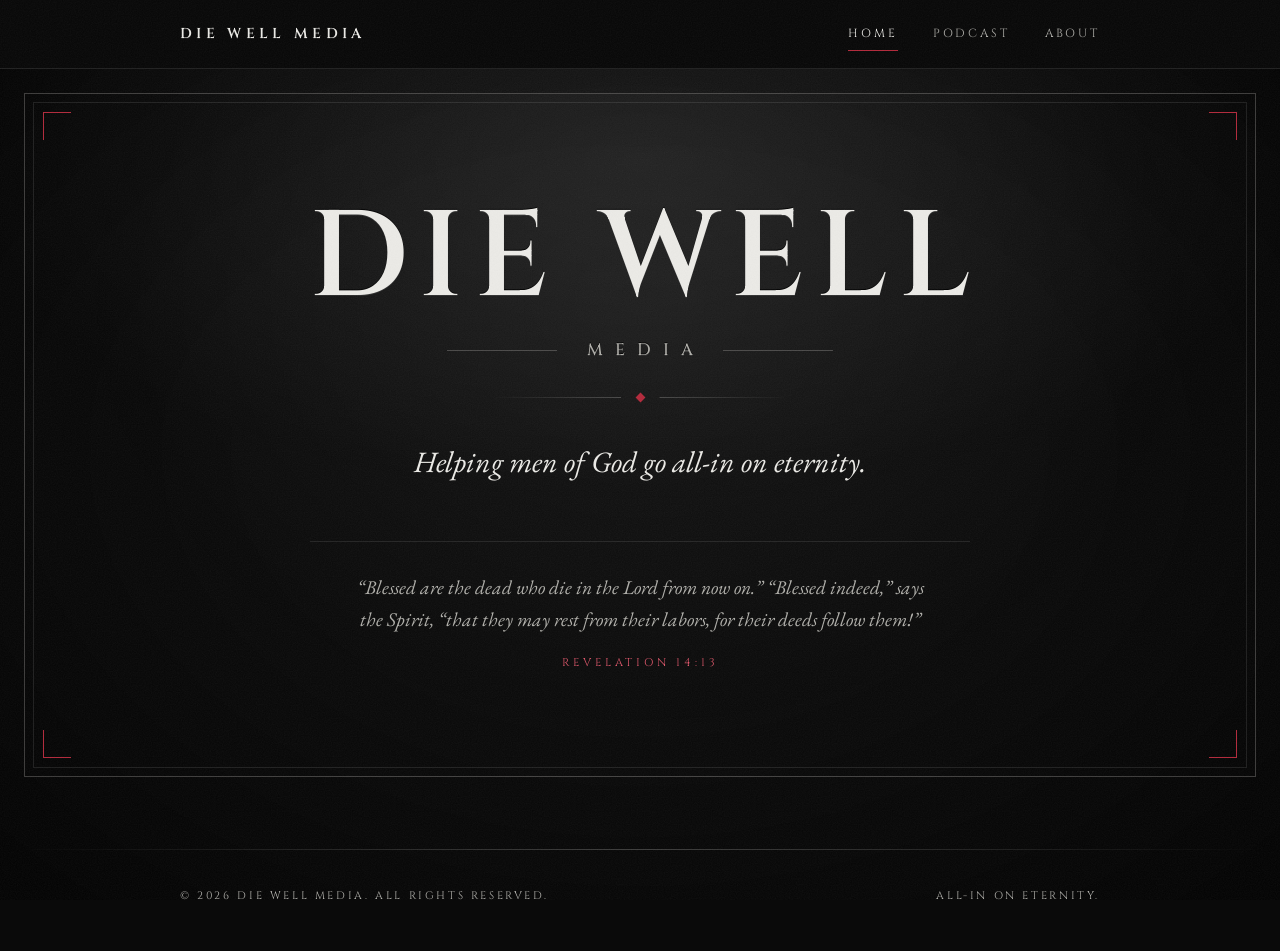
<file: index.html>
<!DOCTYPE html>
<html lang="en">
<head>
  <meta charset="UTF-8" />
  <meta name="viewport" content="width=device-width, initial-scale=1.0" />
  <title>Die Well Media</title>
  <meta
    name="description"
    content="Die Well Media helps men of God go all-in on eternity through the Die Well podcast for Christian men who want to live faithfully in a world addicted to comfort."
  />
  <link rel="preconnect" href="https://fonts.googleapis.com">
  <link rel="preconnect" href="https://fonts.gstatic.com" crossorigin>
  <link href="https://fonts.googleapis.com/css2?family=Cinzel:wght@400;500;600&family=EB+Garamond:ital,wght@0,400;0,500;1,400&display=swap" rel="stylesheet">
  <link rel="stylesheet" href="css/style.css">
  <link rel="icon" type="image/png" href="images/logo.png">
</head>
<body>
  <nav class="nav">
    <div class="container nav-inner">
      <a href="index.html" class="brand">
        <span>Die Well Media</span>
      </a>

      <div class="nav-links">
        <a href="index.html" class="active">Home</a>
        <a href="podcast.html">Podcast</a>
        <a href="about.html">About</a>
      </div>
    </div>
  </nav>

  <main>
    <section class="home-hero">
      <div class="plate">
        <h1>
          <span class="h1-big">Die Well</span>
          <span class="h1-small">Media</span>
        </h1>

        <div class="ornament" aria-hidden="true"><span></span></div>

        <p class="tagline">Helping men of God go all-in on eternity.</p>

        <figure class="verse">
          <blockquote>
            &ldquo;Blessed are the dead who die in the Lord from now on.&rdquo; &ldquo;Blessed
            indeed,&rdquo; says the Spirit, &ldquo;that they may rest from their labors, for
            their deeds follow them!&rdquo;
          </blockquote>
          <figcaption>Revelation 14:13</figcaption>
        </figure>
      </div>
    </section>
  </main>

  <footer>
    <div class="container footer-inner">
      <div>© 2026 Die Well Media. All rights reserved.</div>
      <div>All-in on eternity.</div>
    </div>
  </footer>
</body>
</html>
</file>
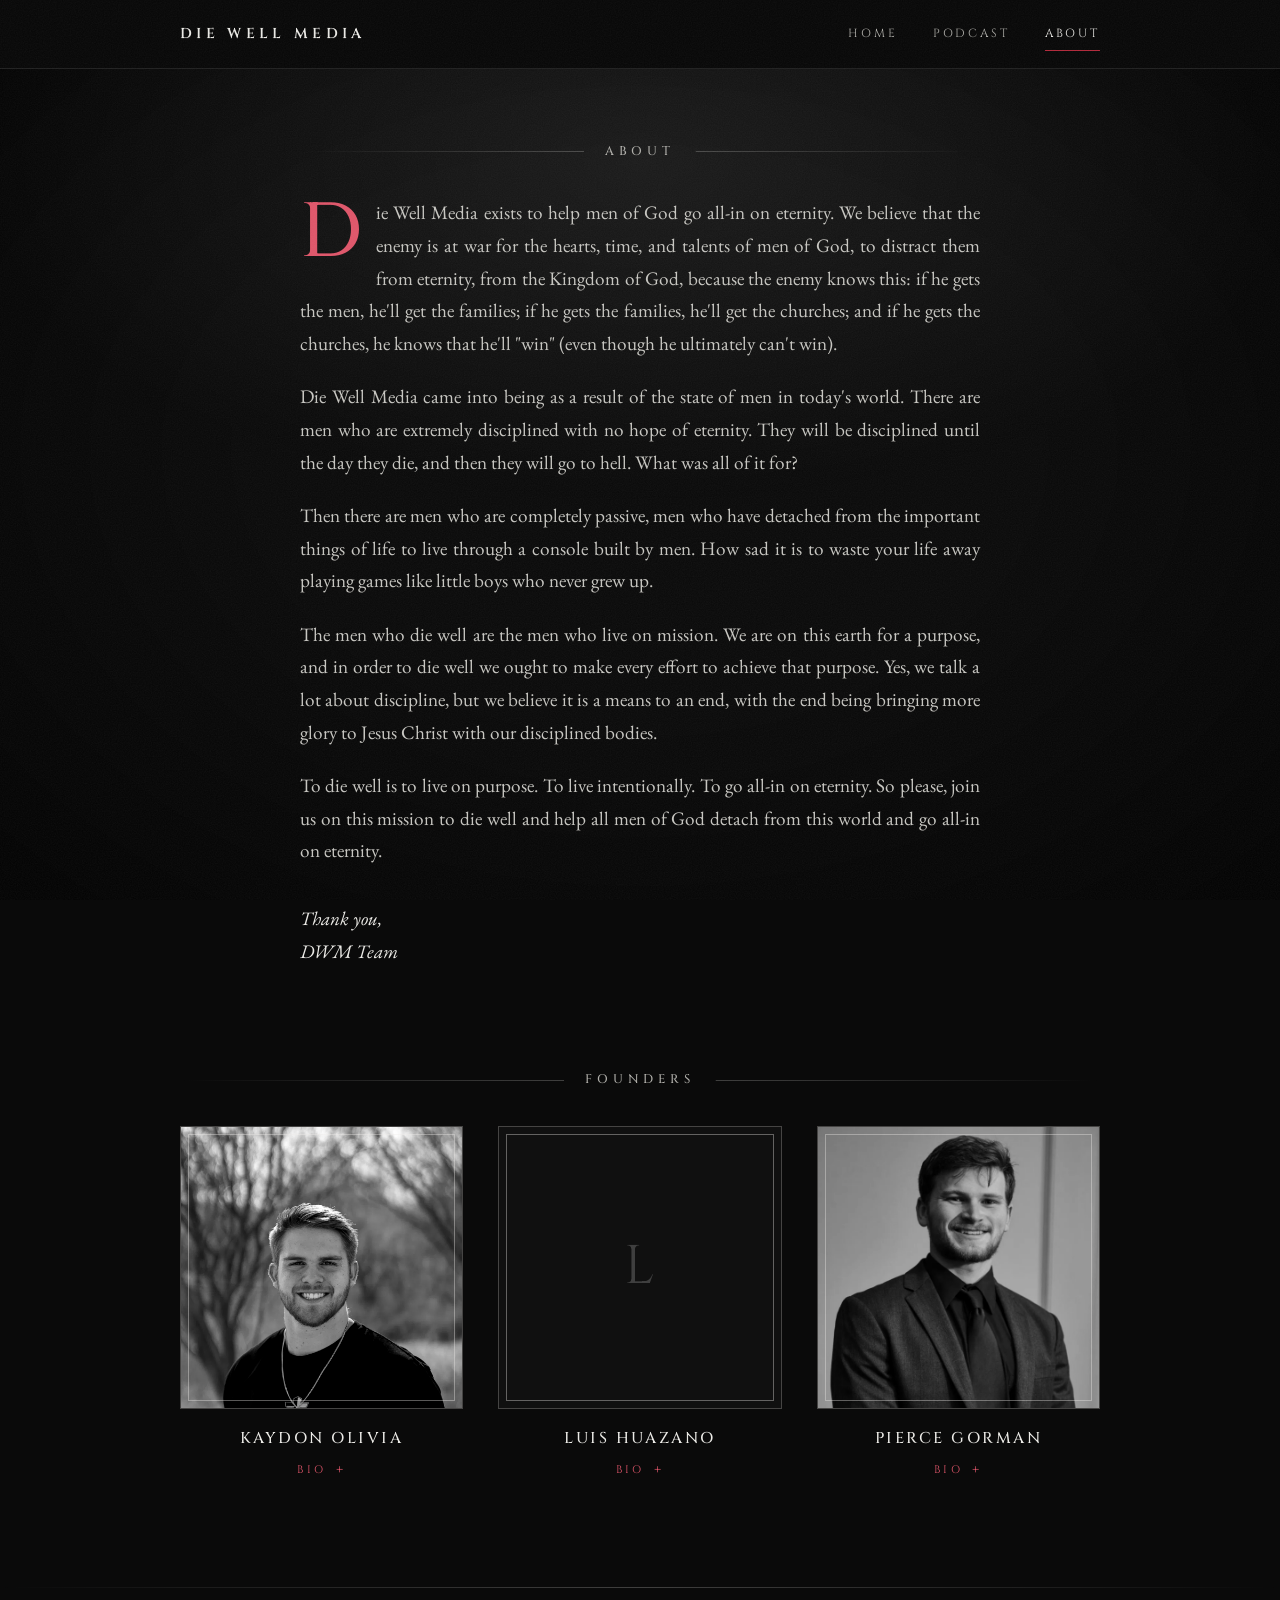
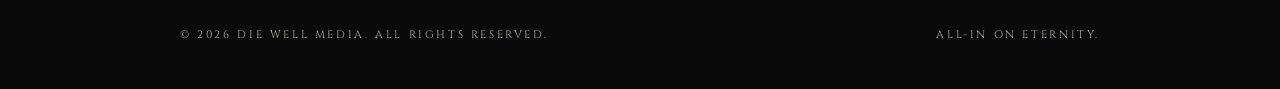
<file: about.html>
<!DOCTYPE html>
<html lang="en">
<head>
  <meta charset="UTF-8" />
  <meta name="viewport" content="width=device-width, initial-scale=1.0" />
  <title>About | Die Well Media</title>
  <meta
    name="description"
    content="Die Well Media exists to help men of God go all-in on eternity. Read our mission and meet the founders: Kaydon, Luis, and Pierce."
  />
  <link rel="preconnect" href="https://fonts.googleapis.com">
  <link rel="preconnect" href="https://fonts.gstatic.com" crossorigin>
  <link href="https://fonts.googleapis.com/css2?family=Cinzel:wght@400;500;600&family=EB+Garamond:ital,wght@0,400;0,500;1,400&display=swap" rel="stylesheet">
  <link rel="stylesheet" href="css/style.css">
  <link rel="icon" type="image/png" href="images/logo.png">
</head>
<body>
  <nav class="nav">
    <div class="container nav-inner">
      <a href="index.html" class="brand">
        <span>Die Well Media</span>
      </a>

      <div class="nav-links">
        <a href="index.html">Home</a>
        <a href="podcast.html">Podcast</a>
        <a href="about.html" class="active">About</a>
      </div>
    </div>
  </nav>

  <main>
    <section class="about-section" id="about">
      <div class="container about-inner">
        <div class="section-title">About</div>

        <p>
          Die Well Media exists to help men of God go all-in on eternity. We believe that
          the enemy is at war for the hearts, time, and talents of men of God, to distract
          them from eternity, from the Kingdom of God, because the enemy knows this: if he
          gets the men, he'll get the families; if he gets the families, he'll get the
          churches; and if he gets the churches, he knows that he'll "win" (even though he
          ultimately can't win).
        </p>

        <p>
          Die Well Media came into being as a result of the state of men in today's world.
          There are men who are extremely disciplined with no hope of eternity. They
          will be disciplined until the day they die, and then they will go to hell. What
          was all of it for?
        </p>

        <p>
          Then there are men who are completely passive, men who have detached from the
          important things of life to live through a console built by men. How sad it is to
          waste your life away playing games like little boys who never grew up.
        </p>

        <p>
          The men who die well are the men who live on mission. We are on this earth for a
          purpose, and in order to die well we ought to make every effort to achieve that
          purpose. Yes, we talk a lot about discipline, but we believe it is a means to an
          end, with the end being bringing more glory to Jesus Christ with our disciplined
          bodies.
        </p>

        <p>
          To die well is to live on purpose. To live intentionally. To go all-in on
          eternity. So please, join us on this mission to die well and help all men of God
          detach from this world and go all-in on eternity.
        </p>

        <p class="about-signature">
          Thank you,<br>
          DWM Team
        </p>
      </div>
    </section>

    <!--
      FOUNDERS: swap each .founder-photo div for a real headshot
      (e.g. <img src="images/kaydon.jpg" alt="Kaydon">) once you have one,
      and replace "Bio coming soon." with a real bio for each founder.
    -->
    <section class="section" id="founders">
      <div class="container">
        <div class="section-title" style="text-align: center;">Founders</div>

        <div class="founders">
          <div class="founder">
            <div class="founder-photo"><img src="images/kaydon.png" alt="Kaydon Olivia"></div>
            <h3>Kaydon Olivia</h3>
            <details class="founder-bio">
              <summary>Bio</summary>
              <div class="founder-bio-content">
                <p>Bio coming soon.</p>
              </div>
            </details>
          </div>

          <div class="founder">
            <div class="founder-photo">L</div>
            <h3>Luis Huazano</h3>
            <details class="founder-bio">
              <summary>Bio</summary>
              <div class="founder-bio-content">
                <p>Bio coming soon.</p>
              </div>
            </details>
          </div>

          <div class="founder">
            <div class="founder-photo"><img src="images/pierce.png" alt="Pierce Gorman" style="object-position: 50% 20%;"></div>
            <h3>Pierce Gorman</h3>
            <details class="founder-bio">
              <summary>Bio</summary>
              <div class="founder-bio-content">
                <p>
                  Pierce is a third-generation restaurant franchisee trying to steward his
                  family's legacy wisely. He sees his work as his mission field, showing
                  the love of Christ in a predominantly secular industry. Ever since he got
                  saved at 18, his passion has been to study and teach the Word of God. Die
                  Well Media is an overflow of the passion God instilled in him.
                </p>
                <p>
                  Pierce and his wife Hannah have one newborn son, Ezra Shepherd.
                </p>
                <p>
                  His hobbies include reading, running, and camping/hiking.
                </p>
                <p>
                  Favorite verse: Romans 11:36
                </p>
              </div>
            </details>
          </div>
        </div>
      </div>
    </section>
  </main>

  <footer>
    <div class="container footer-inner">
      <div>© 2026 Die Well Media. All rights reserved.</div>
      <div>All-in on eternity.</div>
    </div>
  </footer>
</body>
</html>
</file>
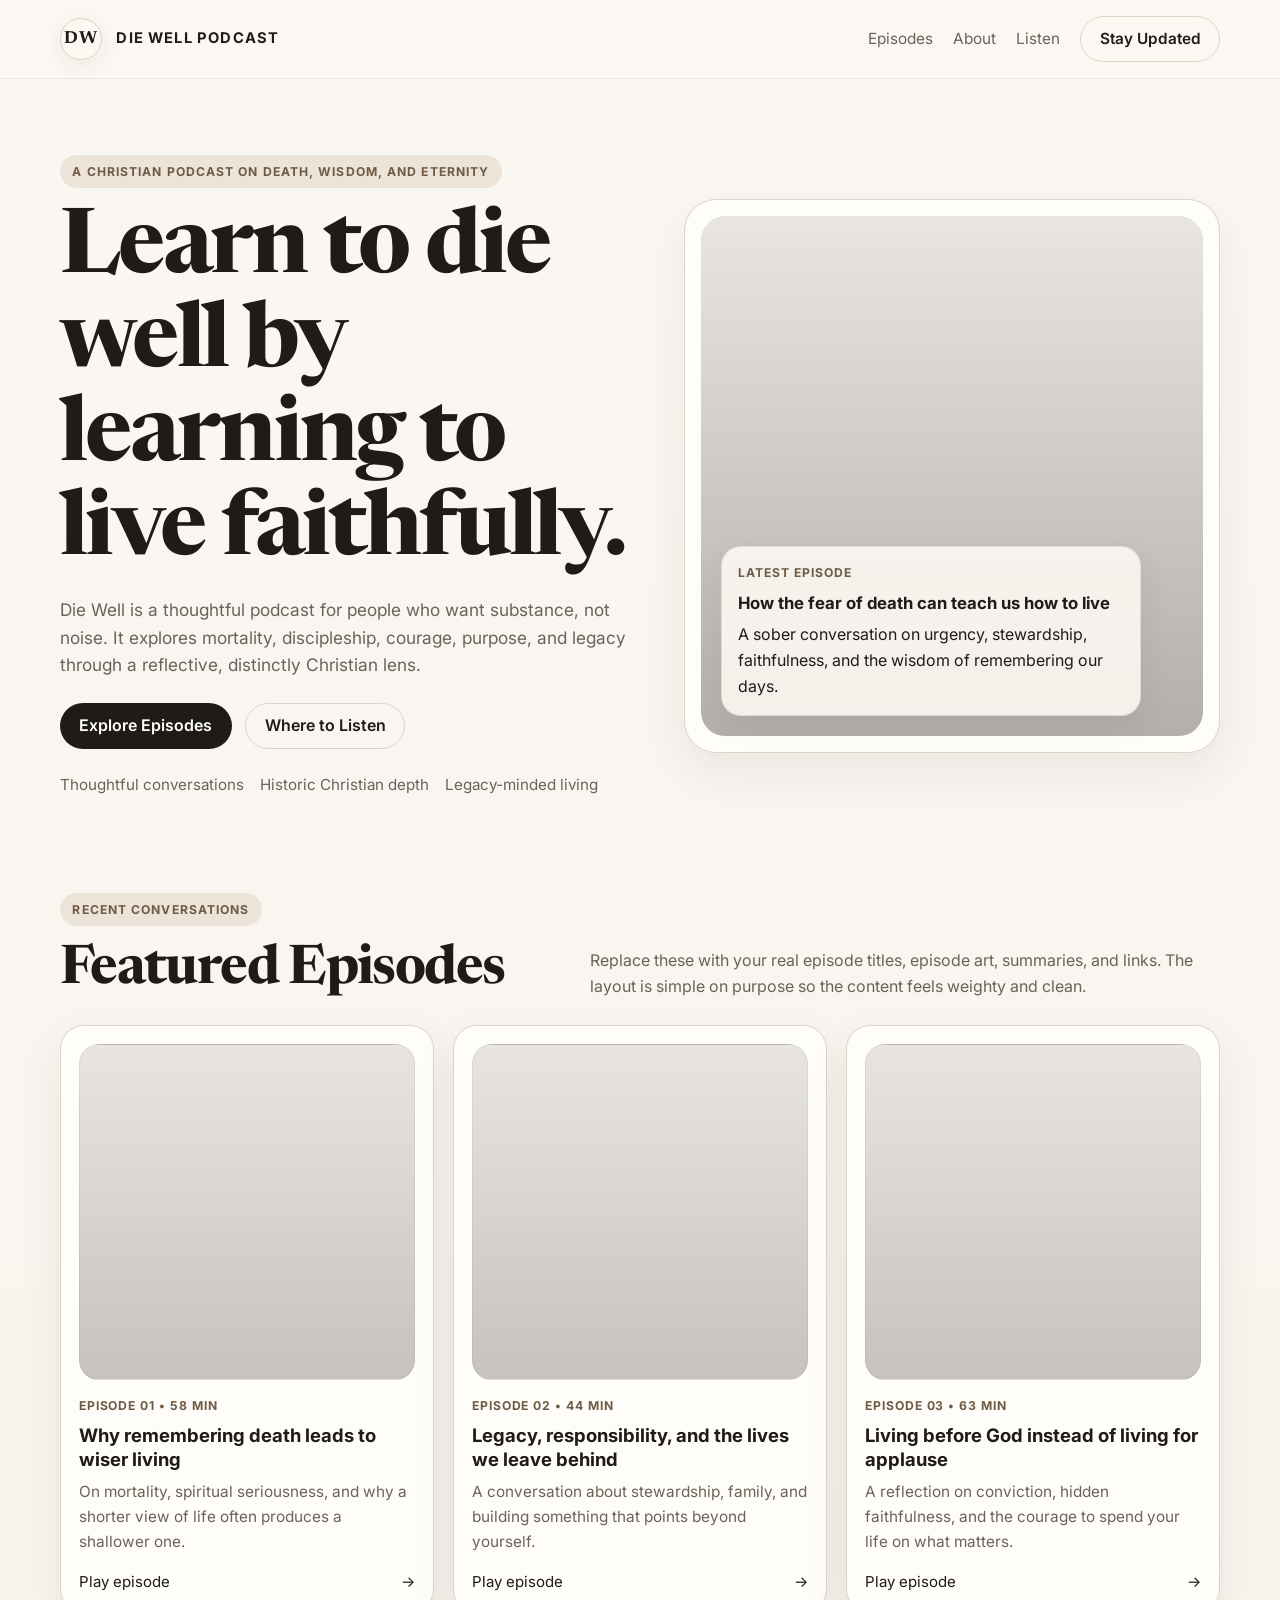
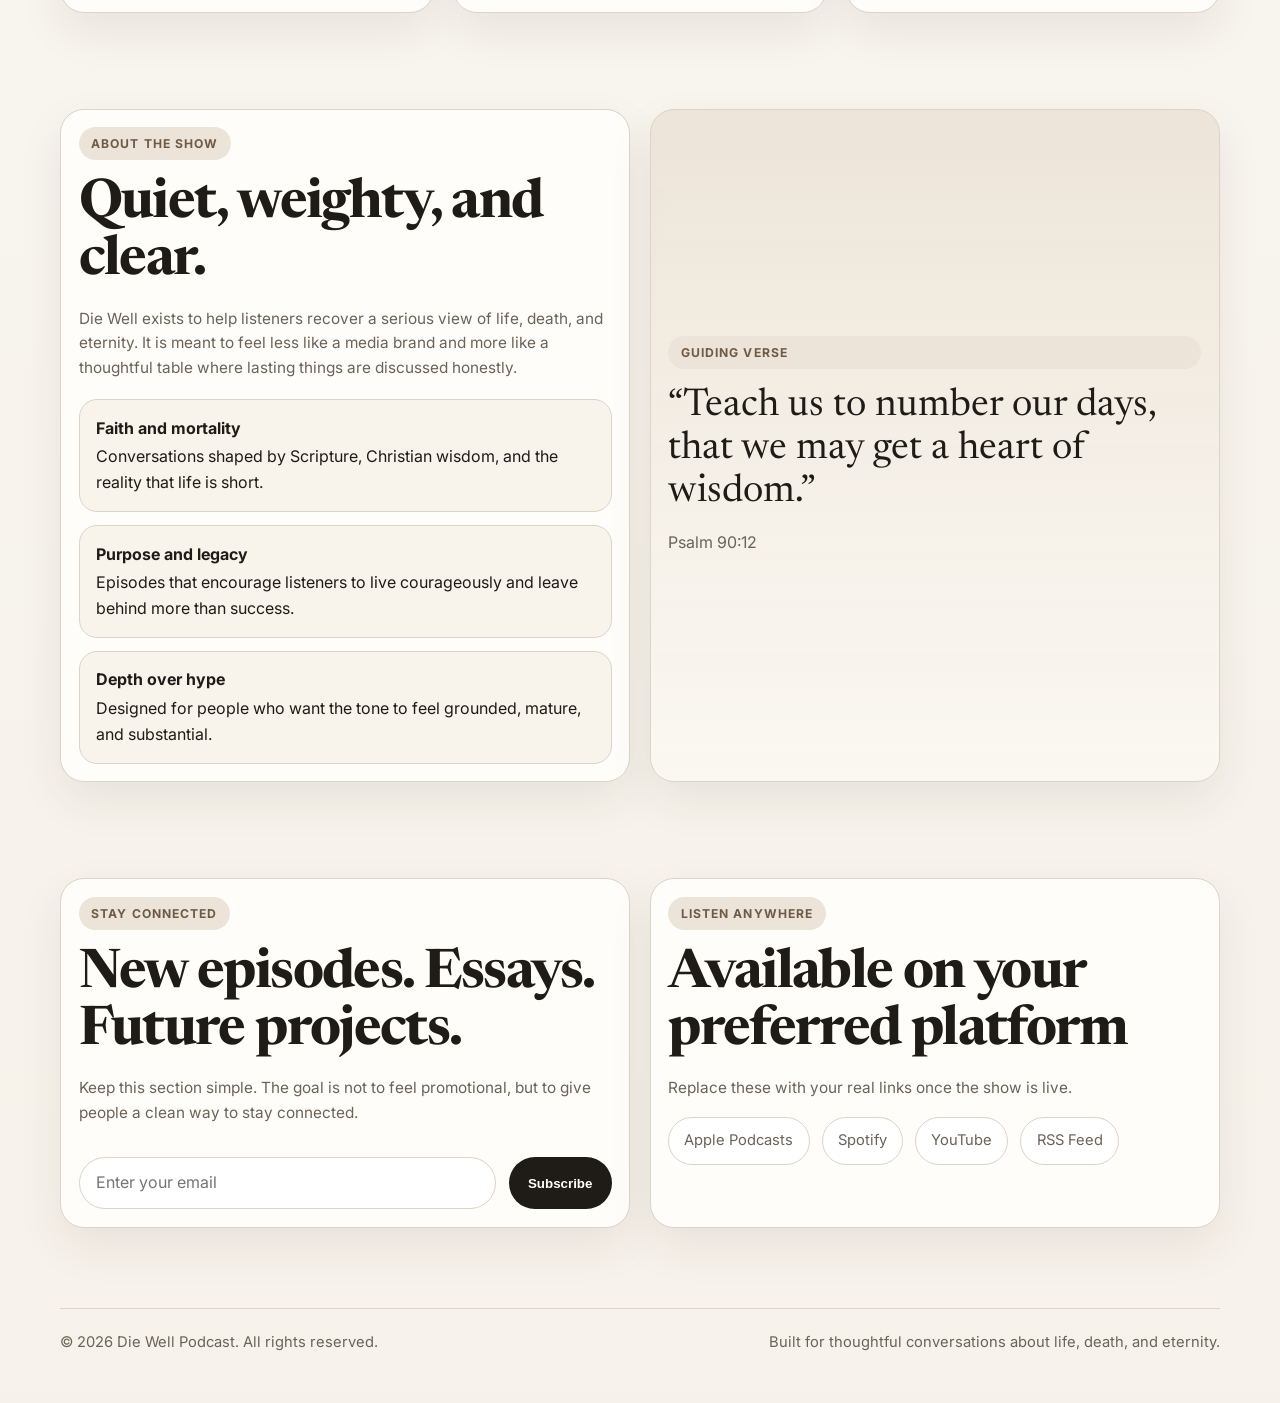
<file: die-well-podcast-website-classic.html>
<!DOCTYPE html>
<html lang="en">
<head>
  <meta charset="UTF-8" />
  <meta name="viewport" content="width=device-width, initial-scale=1.0" />
  <title>Die Well Podcast</title>
  <meta
    name="description"
    content="Die Well is a thoughtful, Christian podcast about faithfulness, mortality, wisdom, legacy, and living in light of eternity."
  />
  <link rel="preconnect" href="https://fonts.googleapis.com">
  <link rel="preconnect" href="https://fonts.gstatic.com" crossorigin>
  <link href="https://fonts.googleapis.com/css2?family=Newsreader:opsz,wght@6..72,500;6..72,700&family=Inter:wght@400;500;600;700&display=swap" rel="stylesheet">
  <style>
    :root {
      --bg: #f5f0e7;
      --paper: #fbf8f2;
      --ink: #1f1b17;
      --muted: #6b6258;
      --line: #ddd3c6;
      --accent: #6f5a45;
      --accent-soft: #ece4d8;
      --card: #fffdf9;
      --shadow: 0 18px 45px rgba(49, 38, 28, 0.08);
      --max: 1160px;
      --radius: 24px;
    }

    * { box-sizing: border-box; }
    html { scroll-behavior: smooth; }

    body {
      margin: 0;
      font-family: "Inter", sans-serif;
      color: var(--ink);
      background:
        linear-gradient(180deg, rgba(255,255,255,0.5), rgba(255,255,255,0.15)),
        var(--bg);
      line-height: 1.6;
    }

    a { color: inherit; text-decoration: none; }
    img { display: block; max-width: 100%; }

    .container {
      width: min(calc(100% - 2rem), var(--max));
      margin: 0 auto;
    }

    .nav {
      position: sticky;
      top: 0;
      z-index: 20;
      background: rgba(251, 248, 242, 0.88);
      backdrop-filter: blur(12px);
      border-bottom: 1px solid rgba(111, 90, 69, 0.10);
    }

    .nav-inner {
      display: flex;
      align-items: center;
      justify-content: space-between;
      gap: 1rem;
      padding: 1rem 0;
    }

    .brand {
      display: flex;
      align-items: center;
      gap: 0.9rem;
      font-size: 0.92rem;
      font-weight: 700;
      letter-spacing: 0.08em;
      text-transform: uppercase;
    }

    .brand-mark {
      width: 42px;
      height: 42px;
      border-radius: 50%;
      display: grid;
      place-items: center;
      border: 1px solid var(--line);
      background: var(--paper);
      font-family: "Newsreader", serif;
      font-size: 1.1rem;
      box-shadow: 0 6px 20px rgba(49, 38, 28, 0.07);
    }

    .nav-links {
      display: flex;
      flex-wrap: wrap;
      gap: 1.25rem;
      align-items: center;
      color: var(--muted);
      font-size: 0.96rem;
    }

    .nav-links a:hover {
      color: var(--ink);
    }

    .button {
      display: inline-flex;
      align-items: center;
      justify-content: center;
      min-height: 46px;
      padding: 0 1.15rem;
      border-radius: 999px;
      border: 1px solid transparent;
      font-weight: 600;
      transition: 160ms ease;
    }

    .button:hover { transform: translateY(-1px); }

    .button-primary {
      background: var(--ink);
      color: #fff;
    }

    .button-secondary {
      background: transparent;
      border-color: var(--line);
      color: var(--ink);
    }

    .hero {
      padding: 4.75rem 0 3rem;
    }

    .hero-grid {
      display: grid;
      grid-template-columns: 1.05fr 0.95fr;
      gap: 2rem;
      align-items: center;
    }

    .eyebrow {
      display: inline-block;
      margin-bottom: 1rem;
      padding: 0.42rem 0.78rem;
      border-radius: 999px;
      background: var(--accent-soft);
      color: var(--accent);
      font-size: 0.76rem;
      text-transform: uppercase;
      letter-spacing: 0.09em;
      font-weight: 700;
    }

    h1, h2, h3 {
      margin: 0;
      line-height: 1.05;
    }

    h1, h2 {
      font-family: "Newsreader", serif;
      font-weight: 700;
      letter-spacing: -0.03em;
    }

    h1 {
      font-size: clamp(3.2rem, 7vw, 5.9rem);
      margin-bottom: 1rem;
    }

    h2 {
      font-size: clamp(2.2rem, 4.5vw, 3.4rem);
    }

    .hero-copy p,
    .section-heading p,
    .card p,
    .about-copy p {
      color: var(--muted);
    }

    .hero-copy p {
      font-size: 1.08rem;
      max-width: 700px;
      margin: 0 0 1.5rem;
    }

    .hero-actions {
      display: flex;
      flex-wrap: wrap;
      gap: 0.85rem;
      margin-bottom: 1.5rem;
    }

    .hero-meta {
      display: flex;
      flex-wrap: wrap;
      gap: 1rem;
      color: var(--muted);
      font-size: 0.95rem;
    }

    .hero-visual {
      background: var(--card);
      border: 1px solid var(--line);
      border-radius: 32px;
      padding: 1rem;
      box-shadow: var(--shadow);
    }

    .hero-image {
      min-height: 520px;
      border-radius: 24px;
      background:
        linear-gradient(180deg, rgba(36, 29, 23, 0.10), rgba(36, 29, 23, 0.35)),
        url('https://images.unsplash.com/photo-1504052434569-70ad5836ab65?auto=format&fit=crop&w=1400&q=80') center/cover;
      display: flex;
      align-items: flex-end;
      padding: 1.25rem;
    }

    .hero-note {
      max-width: 420px;
      background: rgba(251, 248, 242, 0.90);
      border: 1px solid rgba(111, 90, 69, 0.14);
      border-radius: 20px;
      padding: 1rem;
      box-shadow: 0 10px 30px rgba(49, 38, 28, 0.08);
    }

    .hero-note .label,
    .episode-meta {
      font-size: 0.76rem;
      letter-spacing: 0.08em;
      text-transform: uppercase;
      color: var(--accent);
      font-weight: 700;
    }

    .hero-note strong {
      display: block;
      margin: 0.45rem 0 0.35rem;
      font-size: 1.05rem;
    }

    .section {
      padding: 3rem 0;
    }

    .section-heading {
      display: flex;
      justify-content: space-between;
      align-items: end;
      gap: 1rem;
      margin-bottom: 1.6rem;
    }

    .section-heading p {
      max-width: 630px;
      margin: 0;
    }

    .cards {
      display: grid;
      grid-template-columns: repeat(3, 1fr);
      gap: 1.2rem;
    }

    .card {
      background: var(--card);
      border: 1px solid var(--line);
      border-radius: var(--radius);
      padding: 1.1rem;
      box-shadow: var(--shadow);
    }

    .episode-thumb {
      aspect-ratio: 1 / 1;
      border-radius: 20px;
      margin-bottom: 1rem;
      background:
        linear-gradient(180deg, rgba(28, 22, 18, 0.10), rgba(28, 22, 18, 0.25)),
        url('https://images.unsplash.com/photo-1493225457124-a3eb161ffa5f?auto=format&fit=crop&w=900&q=80') center/cover;
      border: 1px solid rgba(111, 90, 69, 0.10);
    }

    .card h3 {
      font-size: 1.16rem;
      line-height: 1.25;
      margin: 0.55rem 0 0.6rem;
    }

    .card p {
      margin: 0 0 1rem;
      font-size: 0.96rem;
    }

    .play-row {
      display: flex;
      justify-content: space-between;
      align-items: center;
      font-size: 0.94rem;
      color: var(--ink);
    }

    .about-grid,
    .cta-grid {
      display: grid;
      grid-template-columns: 1fr 1fr;
      gap: 1.2rem;
    }

    .about-copy,
    .quote-box,
    .newsletter,
    .listen-box {
      min-height: 100%;
    }

    .feature-list {
      display: grid;
      gap: 0.85rem;
      margin-top: 1.2rem;
    }

    .feature-item {
      padding: 0.95rem 1rem;
      border-radius: 18px;
      background: #f8f4ec;
      border: 1px solid var(--line);
    }

    .feature-item strong {
      display: block;
      margin-bottom: 0.2rem;
    }

    .quote-box {
      display: flex;
      flex-direction: column;
      justify-content: center;
      background:
        linear-gradient(180deg, rgba(236, 228, 216, 0.95), rgba(251, 248, 242, 1));
    }

    blockquote {
      margin: 0;
      font-family: "Newsreader", serif;
      font-size: clamp(1.9rem, 3vw, 2.7rem);
      line-height: 1.12;
    }

    .quote-source {
      margin-top: 1rem;
      color: var(--muted);
    }

    .newsletter {
      display: flex;
      flex-direction: column;
      justify-content: space-between;
      gap: 1rem;
    }

    .newsletter-form {
      display: flex;
      flex-wrap: wrap;
      gap: 0.8rem;
    }

    .newsletter-form input {
      flex: 1 1 260px;
      min-height: 52px;
      border-radius: 999px;
      border: 1px solid var(--line);
      background: #fff;
      padding: 0 1rem;
      font: inherit;
      color: var(--ink);
    }

    .platforms {
      display: flex;
      flex-wrap: wrap;
      gap: 0.75rem;
      margin-top: 1rem;
    }

    .pill {
      padding: 0.72rem 0.95rem;
      border-radius: 999px;
      border: 1px solid var(--line);
      background: #fff;
      color: var(--muted);
      font-size: 0.92rem;
    }

    footer {
      padding: 2rem 0 3rem;
      color: var(--muted);
      font-size: 0.92rem;
    }

    .footer-inner {
      display: flex;
      justify-content: space-between;
      flex-wrap: wrap;
      gap: 1rem;
      border-top: 1px solid var(--line);
      padding-top: 1.4rem;
    }

    @media (max-width: 980px) {
      .hero-grid,
      .cards,
      .about-grid,
      .cta-grid {
        grid-template-columns: 1fr;
      }

      .hero-image {
        min-height: 420px;
      }
    }

    @media (max-width: 720px) {
      .nav-inner,
      .section-heading,
      .footer-inner {
        flex-direction: column;
        align-items: flex-start;
      }

      .hero {
        padding-top: 3.5rem;
      }
    }
  </style>
</head>
<body>
  <nav class="nav">
    <div class="container nav-inner">
      <a href="#top" class="brand">
        <span class="brand-mark">DW</span>
        <span>Die Well Podcast</span>
      </a>

      <div class="nav-links">
        <a href="#episodes">Episodes</a>
        <a href="#about">About</a>
        <a href="#listen">Listen</a>
        <a href="#newsletter" class="button button-secondary">Stay Updated</a>
      </div>
    </div>
  </nav>

  <main id="top">
    <section class="hero">
      <div class="container hero-grid">
        <div class="hero-copy">
          <div class="eyebrow">A Christian podcast on death, wisdom, and eternity</div>
          <h1>Learn to die well by learning to live faithfully.</h1>
          <p>
            Die Well is a thoughtful podcast for people who want substance, not noise.
            It explores mortality, discipleship, courage, purpose, and legacy through a
            reflective, distinctly Christian lens.
          </p>

          <div class="hero-actions">
            <a href="#episodes" class="button button-primary">Explore Episodes</a>
            <a href="#listen" class="button button-secondary">Where to Listen</a>
          </div>

          <div class="hero-meta">
            <span>Thoughtful conversations</span>
            <span>Historic Christian depth</span>
            <span>Legacy-minded living</span>
          </div>
        </div>

        <div class="hero-visual">
          <div class="hero-image">
            <div class="hero-note">
              <div class="label">Latest Episode</div>
              <strong>How the fear of death can teach us how to live</strong>
              <span>A sober conversation on urgency, stewardship, faithfulness, and the wisdom of remembering our days.</span>
            </div>
          </div>
        </div>
      </div>
    </section>

    <section class="section" id="episodes">
      <div class="container">
        <div class="section-heading">
          <div>
            <div class="eyebrow">Recent conversations</div>
            <h2>Featured Episodes</h2>
          </div>
          <p>
            Replace these with your real episode titles, episode art, summaries, and links.
            The layout is simple on purpose so the content feels weighty and clean.
          </p>
        </div>

        <div class="cards">
          <article class="card">
            <div class="episode-thumb"></div>
            <div class="episode-meta">Episode 01 • 58 min</div>
            <h3>Why remembering death leads to wiser living</h3>
            <p>
              On mortality, spiritual seriousness, and why a shorter view of life often produces a shallower one.
            </p>
            <div class="play-row">
              <span>Play episode</span>
              <span>→</span>
            </div>
          </article>

          <article class="card">
            <div class="episode-thumb" style="background:
              linear-gradient(180deg, rgba(28, 22, 18, 0.10), rgba(28, 22, 18, 0.25)),
              url('https://images.unsplash.com/photo-1500530855697-b586d89ba3ee?auto=format&fit=crop&w=900&q=80') center/cover;"></div>
            <div class="episode-meta">Episode 02 • 44 min</div>
            <h3>Legacy, responsibility, and the lives we leave behind</h3>
            <p>
              A conversation about stewardship, family, and building something that points beyond yourself.
            </p>
            <div class="play-row">
              <span>Play episode</span>
              <span>→</span>
            </div>
          </article>

          <article class="card">
            <div class="episode-thumb" style="background:
              linear-gradient(180deg, rgba(28, 22, 18, 0.10), rgba(28, 22, 18, 0.25)),
              url('https://images.unsplash.com/photo-1516280440614-37939bbacd81?auto=format&fit=crop&w=900&q=80') center/cover;"></div>
            <div class="episode-meta">Episode 03 • 63 min</div>
            <h3>Living before God instead of living for applause</h3>
            <p>
              A reflection on conviction, hidden faithfulness, and the courage to spend your life on what matters.
            </p>
            <div class="play-row">
              <span>Play episode</span>
              <span>→</span>
            </div>
          </article>
        </div>
      </div>
    </section>

    <section class="section" id="about">
      <div class="container about-grid">
        <div class="card about-copy">
          <div class="eyebrow">About the show</div>
          <h2>Quiet, weighty, and clear.</h2>
          <p style="margin-top: 1rem;">
            Die Well exists to help listeners recover a serious view of life, death, and eternity.
            It is meant to feel less like a media brand and more like a thoughtful table where lasting things are discussed honestly.
          </p>

          <div class="feature-list">
            <div class="feature-item">
              <strong>Faith and mortality</strong>
              <span>Conversations shaped by Scripture, Christian wisdom, and the reality that life is short.</span>
            </div>
            <div class="feature-item">
              <strong>Purpose and legacy</strong>
              <span>Episodes that encourage listeners to live courageously and leave behind more than success.</span>
            </div>
            <div class="feature-item">
              <strong>Depth over hype</strong>
              <span>Designed for people who want the tone to feel grounded, mature, and substantial.</span>
            </div>
          </div>
        </div>

        <div class="card quote-box">
          <div class="eyebrow">Guiding verse</div>
          <blockquote>
            “Teach us to number our days, that we may get a heart of wisdom.”
          </blockquote>
          <div class="quote-source">Psalm 90:12</div>
        </div>
      </div>
    </section>

    <section class="section" id="listen">
      <div class="container cta-grid">
        <div class="card newsletter" id="newsletter">
          <div>
            <div class="eyebrow">Stay connected</div>
            <h2>New episodes. Essays. Future projects.</h2>
            <p style="margin-top: 1rem;">
              Keep this section simple. The goal is not to feel promotional, but to give people a clean way to stay connected.
            </p>
          </div>

          <form class="newsletter-form">
            <input type="email" placeholder="Enter your email" aria-label="Email address">
            <button type="submit" class="button button-primary">Subscribe</button>
          </form>
        </div>

        <div class="card listen-box">
          <div class="eyebrow">Listen anywhere</div>
          <h2>Available on your preferred platform</h2>
          <p style="margin-top: 1rem; color: var(--muted);">
            Replace these with your real links once the show is live.
          </p>

          <div class="platforms">
            <a href="#" class="pill">Apple Podcasts</a>
            <a href="#" class="pill">Spotify</a>
            <a href="#" class="pill">YouTube</a>
            <a href="#" class="pill">RSS Feed</a>
          </div>
        </div>
      </div>
    </section>
  </main>

  <footer>
    <div class="container footer-inner">
      <div>© 2026 Die Well Podcast. All rights reserved.</div>
      <div>Built for thoughtful conversations about life, death, and eternity.</div>
    </div>
  </footer>
</body>
</html>
</file>
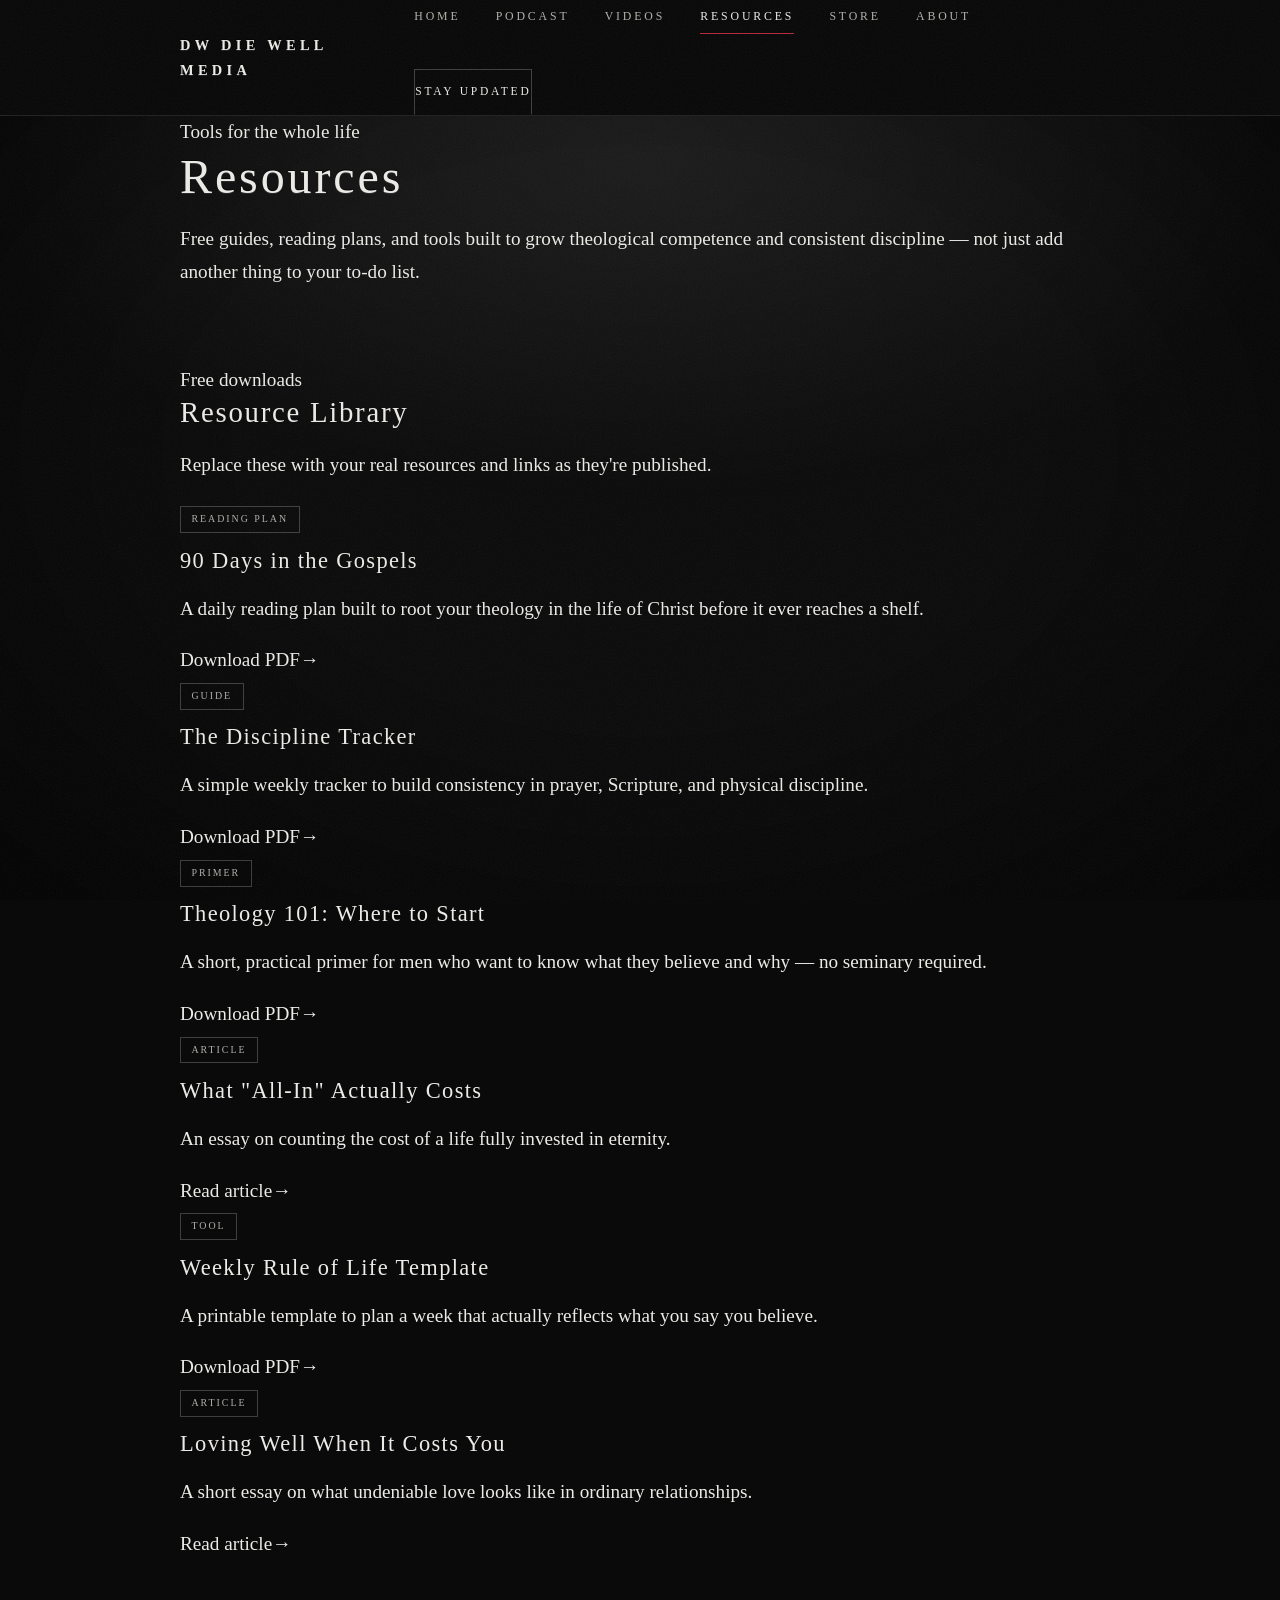
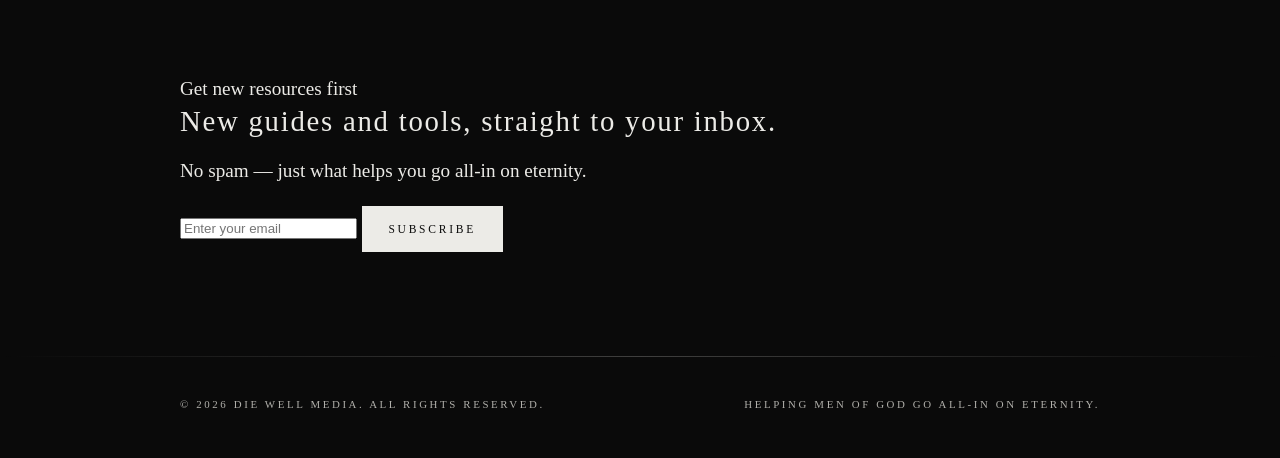
<file: resources.html>
<!DOCTYPE html>
<html lang="en">
<head>
  <meta charset="UTF-8" />
  <meta name="viewport" content="width=device-width, initial-scale=1.0" />
  <title>Resources | Die Well Media</title>
  <meta
    name="description"
    content="Reading plans, guides, and tools to build theological competence and consistent discipline — free resources from Die Well Media."
  />
  <link rel="preconnect" href="https://fonts.googleapis.com">
  <link rel="preconnect" href="https://fonts.gstatic.com" crossorigin>
  <link href="https://fonts.googleapis.com/css2?family=Newsreader:opsz,wght@6..72,500;6..72,700&family=Inter:wght@400;500;600;700&display=swap" rel="stylesheet">
  <link rel="stylesheet" href="css/style.css">
</head>
<body>
  <nav class="nav">
    <div class="container nav-inner">
      <a href="index.html" class="brand">
        <span class="brand-mark">DW</span>
        <span>Die Well Media</span>
      </a>

      <div class="nav-links">
        <a href="index.html">Home</a>
        <a href="podcast.html">Podcast</a>
        <a href="videos.html">Videos</a>
        <a href="resources.html" class="active">Resources</a>
        <a href="store.html">Store</a>
        <a href="about.html">About</a>
        <a href="index.html#newsletter" class="button button-secondary">Stay Updated</a>
      </div>
    </div>
  </nav>

  <main>
    <section class="page-hero">
      <div class="container">
        <div class="eyebrow">Tools for the whole life</div>
        <h1>Resources</h1>
        <p>
          Free guides, reading plans, and tools built to grow theological competence and
          consistent discipline — not just add another thing to your to-do list.
        </p>
      </div>
    </section>

    <!--
      EDIT RESOURCES HERE:
      Duplicate an <a class="card"> block for each new resource.
      Swap the .badge label (Guide, Reading Plan, Tool, Article...), the title,
      description, and point the href at the real PDF/page.
    -->
    <section class="section" id="resource-library">
      <div class="container">
        <div class="section-heading">
          <div>
            <div class="eyebrow">Free downloads</div>
            <h2>Resource Library</h2>
          </div>
          <p>
            Replace these with your real resources and links as they're published.
          </p>
        </div>

        <div class="cards">
          <a href="#" class="card">
            <span class="badge">Reading Plan</span>
            <h3>90 Days in the Gospels</h3>
            <p>A daily reading plan built to root your theology in the life of Christ before it ever reaches a shelf.</p>
            <div class="play-row"><span>Download PDF</span><span>→</span></div>
          </a>

          <a href="#" class="card">
            <span class="badge">Guide</span>
            <h3>The Discipline Tracker</h3>
            <p>A simple weekly tracker to build consistency in prayer, Scripture, and physical discipline.</p>
            <div class="play-row"><span>Download PDF</span><span>→</span></div>
          </a>

          <a href="#" class="card">
            <span class="badge">Primer</span>
            <h3>Theology 101: Where to Start</h3>
            <p>A short, practical primer for men who want to know what they believe and why — no seminary required.</p>
            <div class="play-row"><span>Download PDF</span><span>→</span></div>
          </a>

          <a href="#" class="card">
            <span class="badge">Article</span>
            <h3>What "All-In" Actually Costs</h3>
            <p>An essay on counting the cost of a life fully invested in eternity.</p>
            <div class="play-row"><span>Read article</span><span>→</span></div>
          </a>

          <a href="#" class="card">
            <span class="badge">Tool</span>
            <h3>Weekly Rule of Life Template</h3>
            <p>A printable template to plan a week that actually reflects what you say you believe.</p>
            <div class="play-row"><span>Download PDF</span><span>→</span></div>
          </a>

          <a href="#" class="card">
            <span class="badge">Article</span>
            <h3>Loving Well When It Costs You</h3>
            <p>A short essay on what undeniable love looks like in ordinary relationships.</p>
            <div class="play-row"><span>Read article</span><span>→</span></div>
          </a>
        </div>
      </div>
    </section>

    <section class="section" id="listen">
      <div class="container">
        <div class="card newsletter">
          <div>
            <div class="eyebrow">Get new resources first</div>
            <h2>New guides and tools, straight to your inbox.</h2>
            <p style="margin-top: 1rem;">
              No spam — just what helps you go all-in on eternity.
            </p>
          </div>

          <form class="newsletter-form">
            <input type="email" placeholder="Enter your email" aria-label="Email address">
            <button type="submit" class="button button-primary">Subscribe</button>
          </form>
        </div>
      </div>
    </section>
  </main>

  <footer>
    <div class="container footer-inner">
      <div>© 2026 Die Well Media. All rights reserved.</div>
      <div>Helping men of God go all-in on eternity.</div>
    </div>
  </footer>
</body>
</html>
</file>
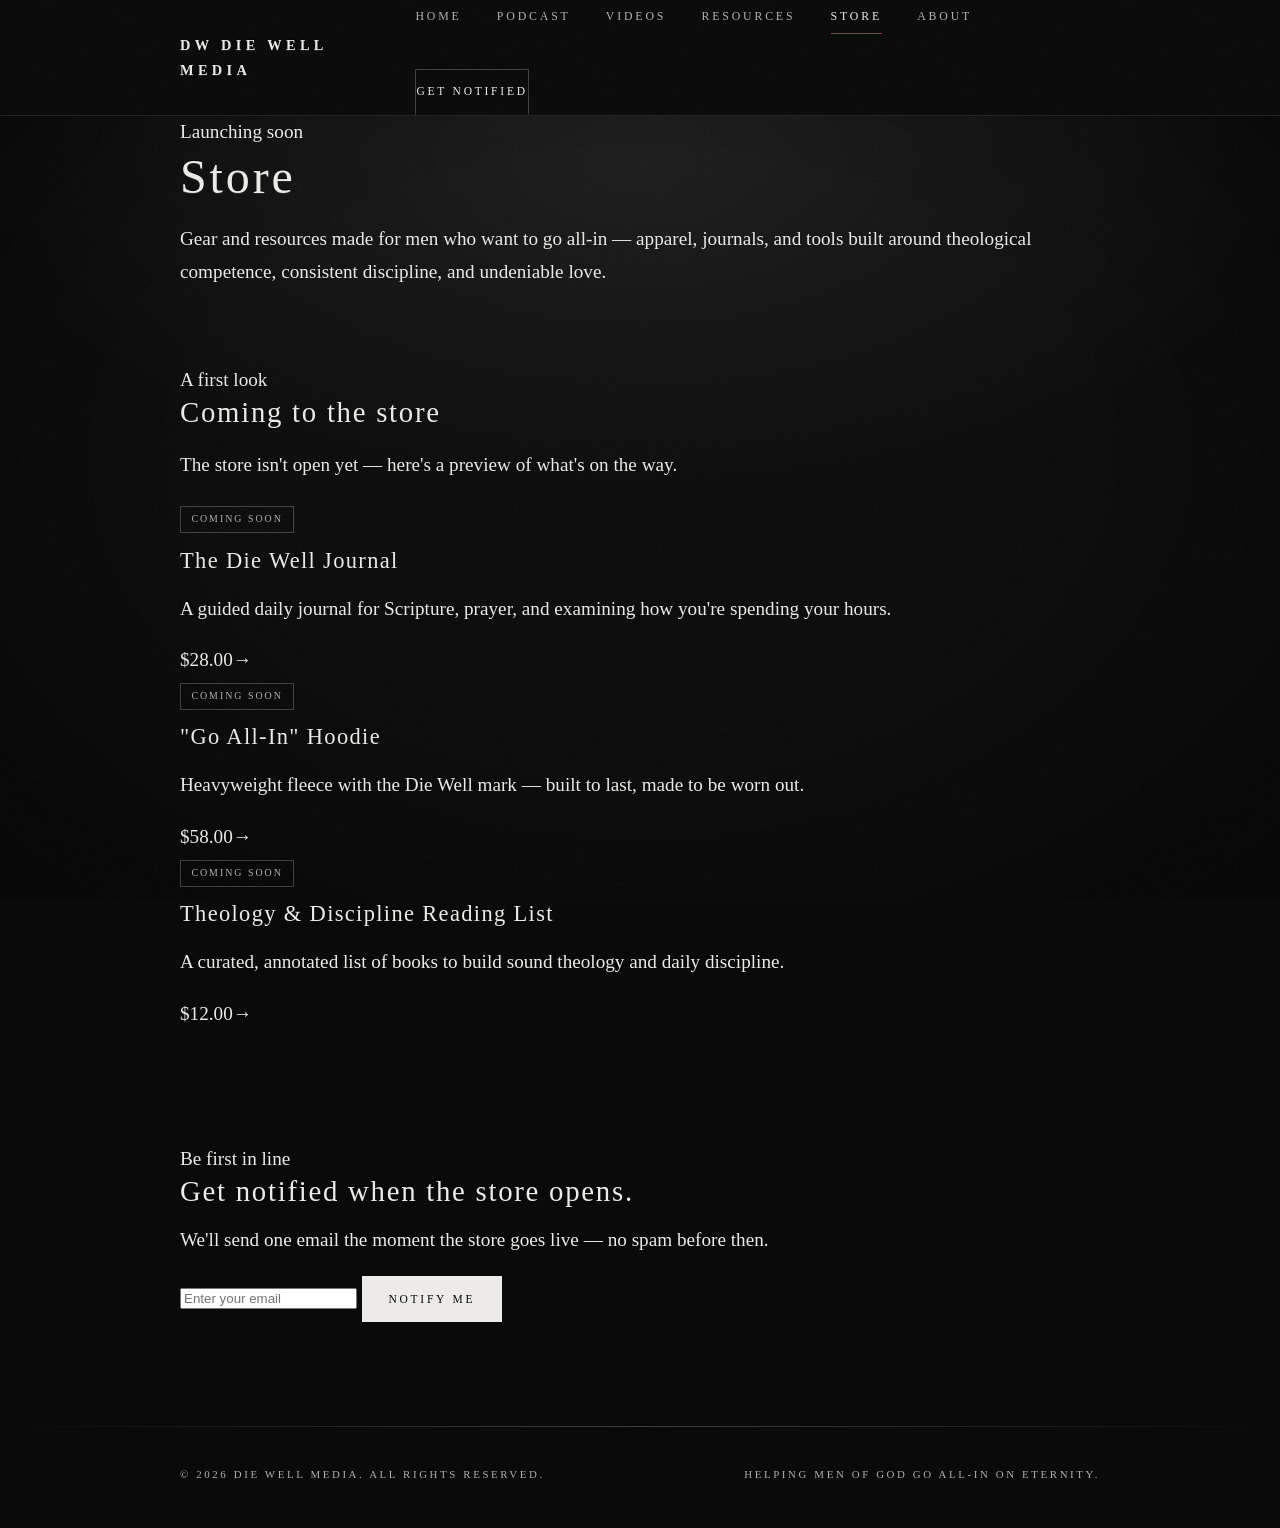
<file: store.html>
<!DOCTYPE html>
<html lang="en">
<head>
  <meta charset="UTF-8" />
  <meta name="viewport" content="width=device-width, initial-scale=1.0" />
  <title>Store | Die Well Media</title>
  <meta
    name="description"
    content="Gear and resources made for men who want to go all-in on eternity — from Die Well Media."
  />
  <link rel="preconnect" href="https://fonts.googleapis.com">
  <link rel="preconnect" href="https://fonts.gstatic.com" crossorigin>
  <link href="https://fonts.googleapis.com/css2?family=Newsreader:opsz,wght@6..72,500;6..72,700&family=Inter:wght@400;500;600;700&display=swap" rel="stylesheet">
  <link rel="stylesheet" href="css/style.css">
</head>
<body>
  <nav class="nav">
    <div class="container nav-inner">
      <a href="index.html" class="brand">
        <span class="brand-mark">DW</span>
        <span>Die Well Media</span>
      </a>

      <div class="nav-links">
        <a href="index.html">Home</a>
        <a href="podcast.html">Podcast</a>
        <a href="videos.html">Videos</a>
        <a href="resources.html">Resources</a>
        <a href="store.html" class="active">Store</a>
        <a href="about.html">About</a>
        <a href="#notify" class="button button-secondary">Get Notified</a>
      </div>
    </div>
  </nav>

  <main>
    <section class="page-hero">
      <div class="container">
        <div class="eyebrow">Launching soon</div>
        <h1>Store</h1>
        <p>
          Gear and resources made for men who want to go all-in — apparel, journals, and
          tools built around theological competence, consistent discipline, and undeniable love.
        </p>
      </div>
    </section>

    <!--
      EDIT PRODUCTS HERE:
      Duplicate an <a class="card"> block for each product.
      Swap the .thumb image, title, price, and href once real product pages
      or checkout links exist (e.g. Shopify, Gumroad, Printful).
      Remove the "Coming Soon" badge once a product actually ships.
    -->
    <section class="section" id="product-preview">
      <div class="container">
        <div class="section-heading">
          <div>
            <div class="eyebrow">A first look</div>
            <h2>Coming to the store</h2>
          </div>
          <p>
            The store isn't open yet — here's a preview of what's on the way.
          </p>
        </div>

        <div class="cards">
          <a href="#" class="card">
            <span class="badge">Coming Soon</span>
            <div class="thumb" style="background:
              linear-gradient(180deg, rgba(28, 22, 18, 0.10), rgba(28, 22, 18, 0.25)),
              url('https://images.unsplash.com/photo-1544816155-12df9643f363?auto=format&fit=crop&w=900&q=80') center/cover;"></div>
            <h3>The Die Well Journal</h3>
            <p>A guided daily journal for Scripture, prayer, and examining how you're spending your hours.</p>
            <div class="play-row"><span class="price">$28.00</span><span>→</span></div>
          </a>

          <a href="#" class="card">
            <span class="badge">Coming Soon</span>
            <div class="thumb" style="background:
              linear-gradient(180deg, rgba(28, 22, 18, 0.10), rgba(28, 22, 18, 0.25)),
              url('https://images.unsplash.com/photo-1521572163474-6864f9cf17ab?auto=format&fit=crop&w=900&q=80') center/cover;"></div>
            <h3>"Go All-In" Hoodie</h3>
            <p>Heavyweight fleece with the Die Well mark — built to last, made to be worn out.</p>
            <div class="play-row"><span class="price">$58.00</span><span>→</span></div>
          </a>

          <a href="#" class="card">
            <span class="badge">Coming Soon</span>
            <div class="thumb" style="background:
              linear-gradient(180deg, rgba(28, 22, 18, 0.10), rgba(28, 22, 18, 0.25)),
              url('https://images.unsplash.com/photo-1512820790803-83ca734da794?auto=format&fit=crop&w=900&q=80') center/cover;"></div>
            <h3>Theology & Discipline Reading List</h3>
            <p>A curated, annotated list of books to build sound theology and daily discipline.</p>
            <div class="play-row"><span class="price">$12.00</span><span>→</span></div>
          </a>
        </div>
      </div>
    </section>

    <section class="section" id="notify">
      <div class="container">
        <div class="card newsletter">
          <div>
            <div class="eyebrow">Be first in line</div>
            <h2>Get notified when the store opens.</h2>
            <p style="margin-top: 1rem;">
              We'll send one email the moment the store goes live — no spam before then.
            </p>
          </div>

          <form class="newsletter-form">
            <input type="email" placeholder="Enter your email" aria-label="Email address">
            <button type="submit" class="button button-primary">Notify Me</button>
          </form>
        </div>
      </div>
    </section>
  </main>

  <footer>
    <div class="container footer-inner">
      <div>© 2026 Die Well Media. All rights reserved.</div>
      <div>Helping men of God go all-in on eternity.</div>
    </div>
  </footer>
</body>
</html>
</file>
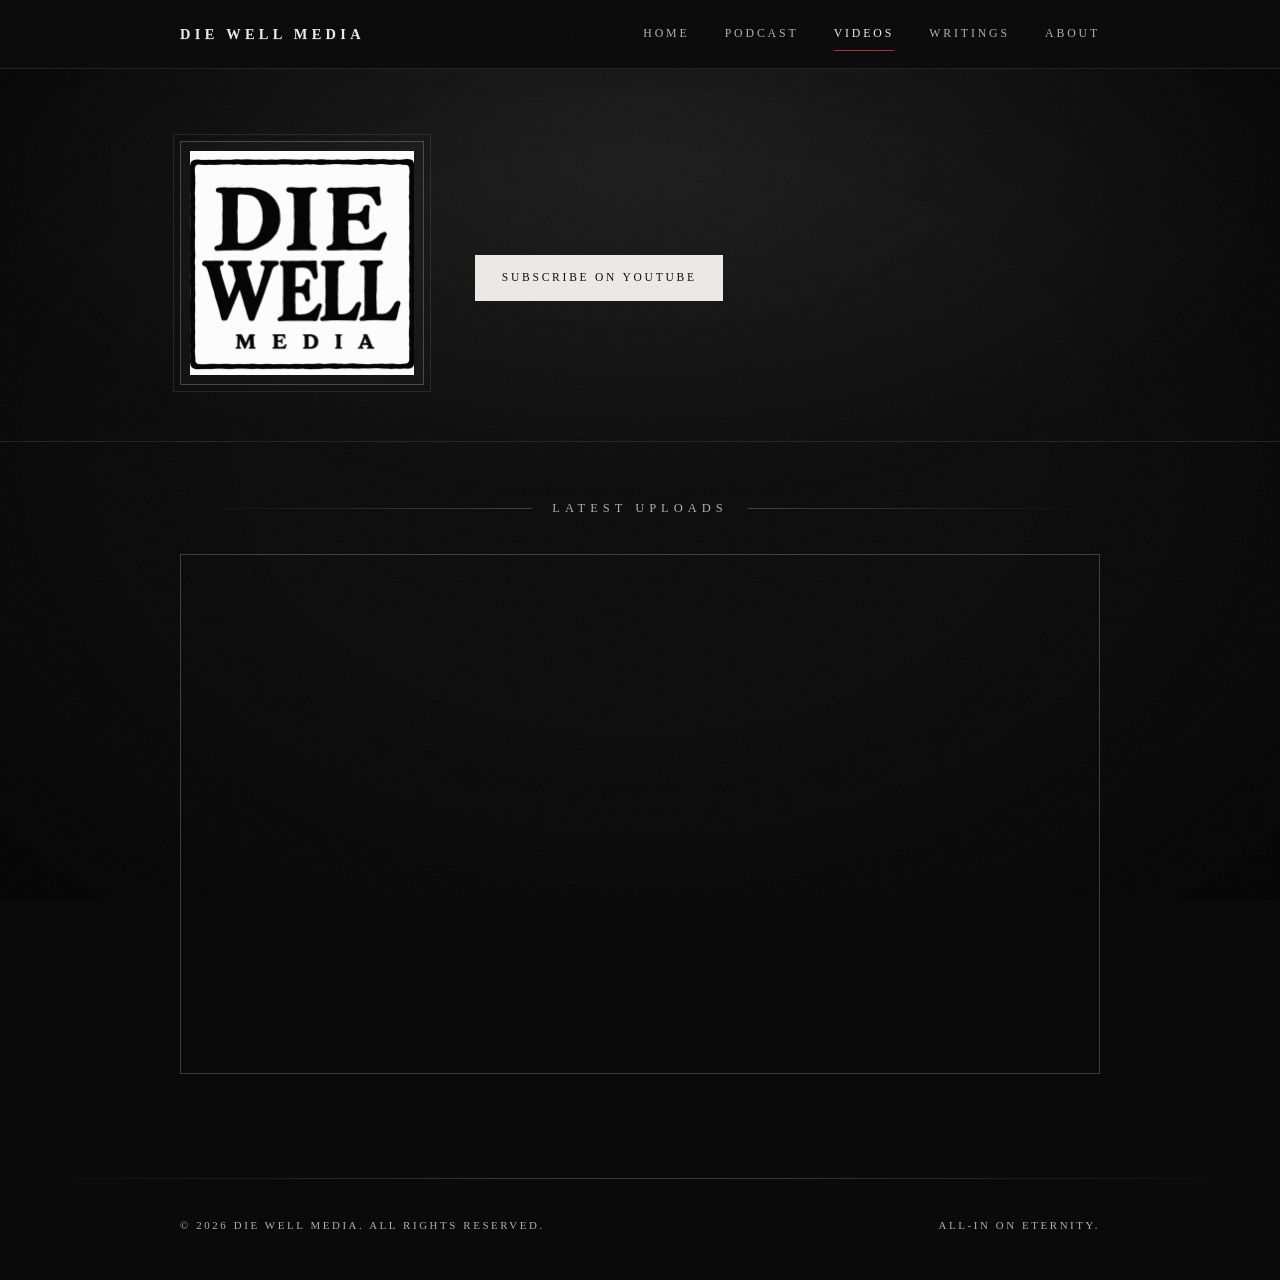
<file: videos.html>
<!DOCTYPE html>
<html lang="en">
<head>
  <meta charset="UTF-8" />
  <meta name="viewport" content="width=device-width, initial-scale=1.0" />
  <title>Videos | Die Well Media</title>
  <meta
    name="description"
    content="Watch Die Well Media on YouTube: Christian men pursuing holiness, discipline, and obedience in a world addicted to comfort."
  />
  <link rel="preconnect" href="https://fonts.googleapis.com">
  <link rel="preconnect" href="https://fonts.gstatic.com" crossorigin>
  <link href="https://fonts.googleapis.com/css2?family=Playfair+Display:ital,wght@0,400;0,500;1,400;1,500&family=Inter:wght@400;500;600;700&display=swap" rel="stylesheet">
  <link rel="stylesheet" href="css/style.css">
  <link rel="icon" type="image/png" href="images/logo.png">
</head>
<body>
  <nav class="nav">
    <div class="container nav-inner">
      <a href="index.html" class="brand">
        <span>Die Well Media</span>
      </a>

      <div class="nav-links">
        <a href="index.html">Home</a>
        <a href="podcast.html">Podcast</a>
        <a href="videos.html" class="active">Videos</a>
        <a href="writings.html">Writings</a>
        <a href="about.html">About</a>
      </div>
    </div>
  </nav>

  <main>
    <section class="hero">
      <div class="container hero-inner">
        <div class="hero-art">
          <img src="images/youtube-avatar.jpg" alt="Die Well Media on YouTube">
        </div>
        <div class="hero-copy">
          <div class="platforms">
            <a href="https://www.youtube.com/@Diewellmedia?sub_confirmation=1" class="button button-primary" target="_blank" rel="noopener">Subscribe on YouTube</a>
          </div>
        </div>
      </div>
    </section>

    <!--
      This embed automatically shows the channel's uploaded videos.
      No manual updates needed when a new video goes live.
      If you ever need to change it, the channel's uploads playlist ID
      is the channel ID with "UC" swapped for "UU" at the start.
    -->
    <section class="section" id="latest">
      <div class="container">
        <div class="section-title">Latest Uploads</div>
        <div class="video-embed">
          <iframe
            src="https://www.youtube.com/embed/videoseries?list=UU-yp_U51wpKtRUHi3pQLIRQ"
            title="Die Well Media YouTube videos"
            allow="accelerometer; autoplay; clipboard-write; encrypted-media; gyroscope; picture-in-picture"
            allowfullscreen
          ></iframe>
        </div>
      </div>
    </section>
  </main>

  <footer>
    <div class="container footer-inner">
      <div>© 2026 Die Well Media. All rights reserved.</div>
      <div>All-in on eternity.</div>
    </div>
  </footer>
</body>
</html>
</file>
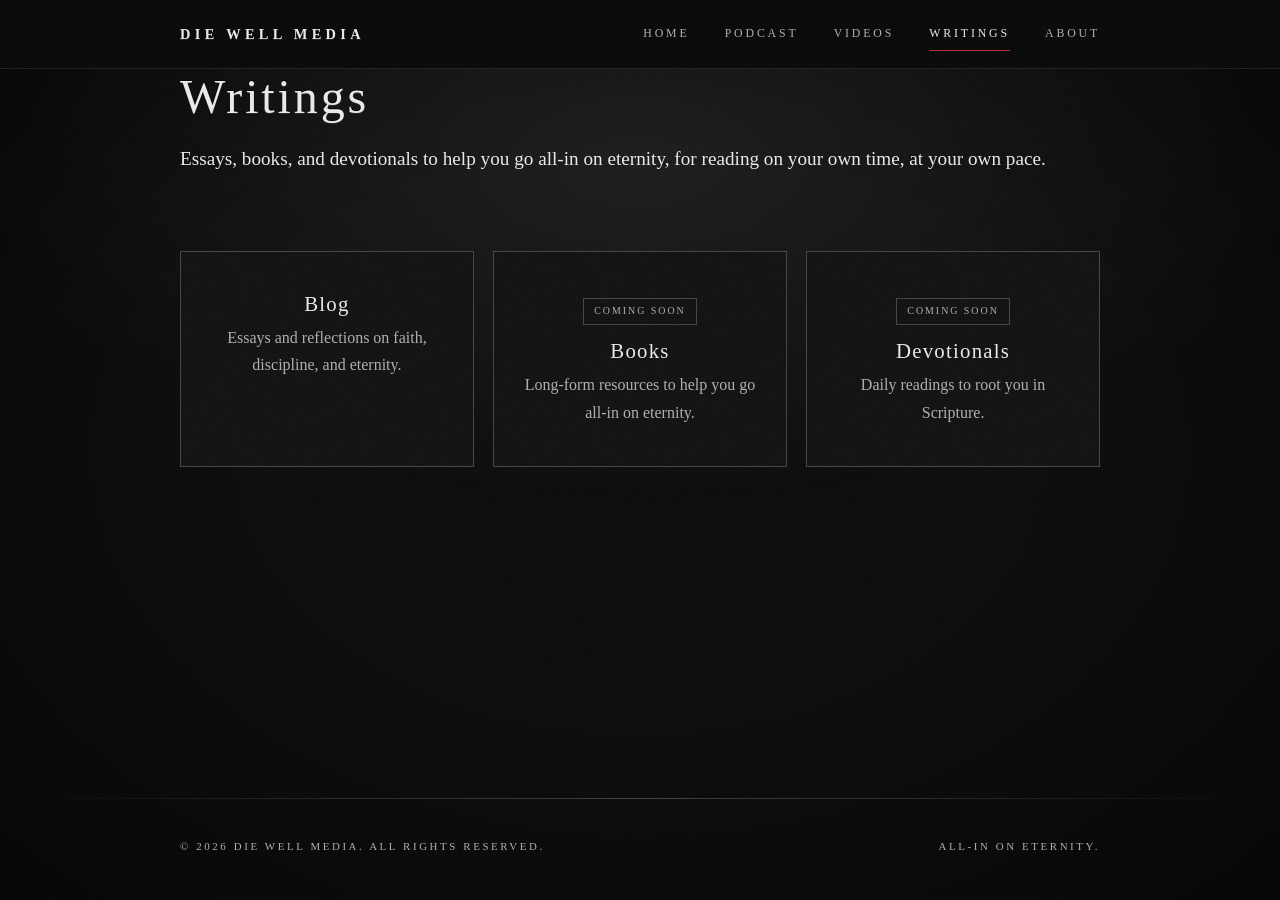
<file: writings.html>
<!DOCTYPE html>
<html lang="en">
<head>
  <meta charset="UTF-8" />
  <meta name="viewport" content="width=device-width, initial-scale=1.0" />
  <title>Writings | Die Well Media</title>
  <meta
    name="description"
    content="Essays, books, and devotionals from Die Well Media to help men of God go all-in on eternity."
  />
  <link rel="preconnect" href="https://fonts.googleapis.com">
  <link rel="preconnect" href="https://fonts.gstatic.com" crossorigin>
  <link href="https://fonts.googleapis.com/css2?family=Playfair+Display:ital,wght@0,400;0,500;1,400;1,500&family=Inter:wght@400;500;600;700&display=swap" rel="stylesheet">
  <link rel="stylesheet" href="css/style.css">
  <link rel="icon" type="image/png" href="images/logo.png">
</head>
<body>
  <nav class="nav">
    <div class="container nav-inner">
      <a href="index.html" class="brand">
        <span>Die Well Media</span>
      </a>

      <div class="nav-links">
        <a href="index.html">Home</a>
        <a href="podcast.html">Podcast</a>
        <a href="videos.html">Videos</a>
        <a href="writings.html" class="active">Writings</a>
        <a href="about.html">About</a>
      </div>
    </div>
  </nav>

  <main>
    <section class="page-hero">
      <div class="container">
        <h1>Writings</h1>
        <p>
          Essays, books, and devotionals to help you go all-in on eternity, for reading
          on your own time, at your own pace.
        </p>
      </div>
    </section>

    <!--
      Books and Devotionals are placeholders. Once you have real links,
      remove the <span class="badge">Coming Soon</span> line, change the
      href from "#" to the real link, and update the description.
    -->
    <section class="section" id="writings">
      <div class="container">
        <div class="option-grid">
          <a href="https://godrevealinggod.substack.com" class="option-card" target="_blank" rel="noopener">
            <h2>Blog</h2>
            <p>Essays and reflections on faith, discipline, and eternity.</p>
          </a>

          <a href="#" class="option-card">
            <span class="badge">Coming Soon</span>
            <h2>Books</h2>
            <p>Long-form resources to help you go all-in on eternity.</p>
          </a>

          <a href="#" class="option-card">
            <span class="badge">Coming Soon</span>
            <h2>Devotionals</h2>
            <p>Daily readings to root you in Scripture.</p>
          </a>
        </div>
      </div>
    </section>
  </main>

  <footer>
    <div class="container footer-inner">
      <div>© 2026 Die Well Media. All rights reserved.</div>
      <div>All-in on eternity.</div>
    </div>
  </footer>
</body>
</html>
</file>
<file: css/style.css>
/* ==========================================================================
   Die Well Media: shared stylesheet
   An engraved, old-world look: Roman inscription capitals (Cinzel), a classic
   book serif (EB Garamond), double-rule frames, black and bone-white with one
   deep-crimson accent. Change the colors and fonts in :root and every page
   updates. No JavaScript needed.
   ========================================================================== */

:root {
  --bg: #0a0a0a;
  --panel: #101010;
  --ink: #ecebe7;
  --muted: #b1b0ab;
  --line: rgba(236, 235, 231, 0.24);
  --line-soft: rgba(236, 235, 231, 0.11);
  --crimson: #b3293b;
  --crimson-text: #e0566a;
  --display: "Cinzel", "Trajan Pro", "Times New Roman", serif;
  --body: "EB Garamond", Garamond, Georgia, serif;
  --max: 920px;
  --nav-h: 68px;
  --ease: cubic-bezier(0.2, 0.7, 0.2, 1);
}

* { box-sizing: border-box; }

html {
  scroll-behavior: smooth;
  background: var(--bg);
}

body {
  margin: 0;
  min-height: 100vh;
  display: flex;
  flex-direction: column;
  font-family: var(--body);
  font-size: 1.2rem;
  line-height: 1.7;
  color: var(--ink);
  -webkit-font-smoothing: antialiased;
}

main { flex: 1; display: flex; flex-direction: column; }

/* candle-lit vignette, and a faint stone grain over everything */
body::before {
  content: "";
  position: fixed;
  inset: 0;
  z-index: -1;
  pointer-events: none;
  background:
    radial-gradient(ellipse 75% 55% at 50% 18%, rgba(255, 255, 255, 0.07), transparent 70%),
    radial-gradient(ellipse at 50% 50%, transparent 45%, rgba(0, 0, 0, 0.7) 100%);
}

body::after {
  content: "";
  position: fixed;
  inset: 0;
  z-index: 50;
  pointer-events: none;
  opacity: 0.06;
  background-image: url("data:image/svg+xml,%3Csvg xmlns='http://www.w3.org/2000/svg' width='180' height='180'%3E%3Cfilter id='n'%3E%3CfeTurbulence type='fractalNoise' baseFrequency='.85' numOctaves='2' stitchTiles='stitch'/%3E%3CfeColorMatrix type='saturate' values='0'/%3E%3C/filter%3E%3Crect width='100%25' height='100%25' filter='url(%23n)'/%3E%3C/svg%3E");
}

::selection { background: var(--ink); color: #000; }

a { color: inherit; text-decoration: none; }
img { display: block; max-width: 100%; }

a:focus-visible,
summary:focus-visible {
  outline: 1px solid var(--ink);
  outline-offset: 4px;
}

.container {
  width: min(calc(100% - 2.5rem), var(--max));
  margin: 0 auto;
}

/* ---------- Nav ---------- */

.nav {
  position: sticky;
  top: 0;
  z-index: 40;
  background: rgba(8, 8, 8, 0.985);
  border-bottom: 1px solid var(--line-soft);
}

.nav-inner {
  display: flex;
  align-items: center;
  justify-content: space-between;
  gap: 1rem;
  min-height: var(--nav-h);
}

.brand {
  font-family: var(--display);
  font-size: 0.9rem;
  font-weight: 600;
  letter-spacing: 0.3em;
  text-transform: uppercase;
  color: var(--ink);
}

.nav-links {
  display: flex;
  flex-wrap: wrap;
  gap: 2.2rem;
  align-items: center;
  font-family: var(--display);
  font-size: 0.74rem;
  letter-spacing: 0.24em;
  text-transform: uppercase;
  color: var(--muted);
}

.nav-links a {
  padding: 0.4rem 0;
  border-bottom: 1px solid transparent;
  transition: color 0.3s ease, border-color 0.3s ease;
}

.nav-links a:hover { color: var(--ink); }

.nav-links a.active {
  color: var(--ink);
  border-bottom-color: var(--crimson);
}

/* ---------- Type ---------- */

h1, h2, h3 {
  margin: 0;
  font-family: var(--display);
  font-weight: 500;
  letter-spacing: 0.06em;
  line-height: 1.15;
  text-wrap: balance;
}

h1 { font-size: clamp(2rem, 4.6vw, 3rem); }
h2 { font-size: clamp(1.4rem, 3vw, 1.8rem); }

/* chiseled lettering */
h1, .brand {
  text-shadow: 0 1px 0 rgba(255, 255, 255, 0.1), 0 -1px 0 rgba(0, 0, 0, 0.9);
}

/* ---------- Ornaments ---------- */

.ornament {
  display: flex;
  align-items: center;
  justify-content: center;
  gap: 1rem;
  width: min(300px, 70%);
  margin: 2.2rem auto;
}

.ornament::before,
.ornament::after {
  content: "";
  flex: 1;
  height: 1px;
  background: linear-gradient(90deg, transparent, var(--line));
}

.ornament::after { transform: scaleX(-1); }

.ornament span {
  width: 7px;
  height: 7px;
  background: var(--crimson);
  transform: rotate(45deg);
}

.section-title {
  display: flex;
  align-items: center;
  justify-content: center;
  gap: 1.3rem;
  margin: 0 0 2.2rem;
  font-family: var(--display);
  font-size: 0.78rem;
  font-weight: 500;
  letter-spacing: 0.4em;
  text-transform: uppercase;
  color: var(--muted);
}

.section-title::before,
.section-title::after {
  content: "";
  flex: 1;
  height: 1px;
  background: linear-gradient(90deg, transparent, var(--line));
}

.section-title::after { transform: scaleX(-1); }

.section { padding: 3.5rem 0; }

/* ---------- Buttons ---------- */

.button {
  display: inline-flex;
  align-items: center;
  justify-content: center;
  min-height: 46px;
  padding: 0 1.6rem;
  border: 1px solid var(--line);
  border-radius: 0;
  font-family: var(--display);
  font-size: 0.72rem;
  font-weight: 500;
  letter-spacing: 0.24em;
  text-transform: uppercase;
  transition: background 0.3s ease, border-color 0.3s ease, color 0.3s ease;
}

.button-primary {
  background: var(--ink);
  border-color: var(--ink);
  color: #0a0a0a;
}

.button-primary:hover {
  background: var(--crimson);
  border-color: var(--crimson);
  color: #fff;
}

.button-secondary {
  background: transparent;
  color: var(--ink);
}

.button-secondary:hover {
  border-color: var(--ink);
  background: rgba(255, 255, 255, 0.06);
}

/* ==========================================================================
   Home: the title page
   ========================================================================== */

.home-hero {
  flex: 1;
  display: flex;
  min-height: calc(100vh - var(--nav-h) - 100px);
  min-height: calc(100svh - var(--nav-h) - 100px);
  padding: clamp(0.75rem, 2vw, 1.5rem);
}

.plate {
  position: relative;
  flex: 1;
  display: flex;
  flex-direction: column;
  align-items: center;
  justify-content: center;
  padding: clamp(3rem, 8vw, 5.5rem) clamp(1.5rem, 6vw, 4.5rem);
  text-align: center;
  border: 1px solid var(--line);
  background: radial-gradient(ellipse at 50% 30%, rgba(255, 255, 255, 0.05), transparent 65%);
}

/* inner hairline of the double frame */
.plate::before {
  content: "";
  position: absolute;
  inset: 8px;
  border: 1px solid var(--line-soft);
  pointer-events: none;
}

/* crimson corner brackets */
.plate::after {
  --c: var(--crimson);
  content: "";
  position: absolute;
  inset: 18px;
  pointer-events: none;
  background:
    linear-gradient(var(--c), var(--c)) 0 0 / 28px 1px no-repeat,
    linear-gradient(var(--c), var(--c)) 0 0 / 1px 28px no-repeat,
    linear-gradient(var(--c), var(--c)) 100% 0 / 28px 1px no-repeat,
    linear-gradient(var(--c), var(--c)) 100% 0 / 1px 28px no-repeat,
    linear-gradient(var(--c), var(--c)) 0 100% / 28px 1px no-repeat,
    linear-gradient(var(--c), var(--c)) 0 100% / 1px 28px no-repeat,
    linear-gradient(var(--c), var(--c)) 100% 100% / 28px 1px no-repeat,
    linear-gradient(var(--c), var(--c)) 100% 100% / 1px 28px no-repeat;
}

.home-hero h1 { margin: 0; line-height: 1; }

.h1-big {
  display: block;
  font-size: clamp(2.8rem, 11.5vw, 7.6rem);
  font-weight: 600;
  line-height: 1;
  letter-spacing: 0.09em;
  text-indent: 0.09em;
  text-transform: uppercase;
  animation: inscribe 2s var(--ease) both;
}

.h1-small {
  display: flex;
  align-items: center;
  justify-content: center;
  gap: 1.2rem;
  margin-top: 1.4rem;
  font-size: clamp(0.78rem, 1.8vw, 1.05rem);
  font-weight: 500;
  letter-spacing: 0.7em;
  text-transform: uppercase;
  color: var(--muted);
  animation: fadeUp 1.4s var(--ease) 0.5s both;
}

.h1-small::before,
.h1-small::after {
  content: "";
  flex: 0 0 clamp(36px, 9vw, 110px);
  height: 1px;
  background: var(--line);
}

.h1-small::before { margin-right: 0.7em; }

.home-hero .ornament { animation: fadeIn 1.4s ease 0.9s both; }

.tagline {
  margin: 0;
  font-style: italic;
  font-size: clamp(1.3rem, 2.7vw, 1.85rem);
  color: var(--ink);
  text-wrap: balance;
  animation: fadeUp 1.4s var(--ease) 1.1s both;
}

.verse {
  max-width: 660px;
  margin: clamp(2rem, 6vh, 3.4rem) auto 0;
  padding-top: 1.8rem;
  border-top: 1px solid var(--line-soft);
  animation: fadeUp 1.4s var(--ease) 1.4s both;
}

.verse blockquote {
  margin: 0;
  font-style: italic;
  font-size: clamp(1.05rem, 1.9vw, 1.22rem);
  line-height: 1.65;
  color: var(--muted);
  text-wrap: balance;
}

.verse figcaption {
  margin-top: 1.1rem;
  font-family: var(--display);
  font-size: 0.7rem;
  letter-spacing: 0.34em;
  text-transform: uppercase;
  color: var(--crimson-text);
}

/* ==========================================================================
   Podcast page
   ========================================================================== */

.hero {
  padding: 4.5rem 0 3.5rem;
  border-bottom: 1px solid var(--line-soft);
}

.hero-inner {
  display: flex;
  gap: 3.2rem;
  align-items: center;
  flex-wrap: wrap;
}

/* cover art mounted like a framed plate */
.hero-art {
  position: relative;
  width: 244px;
  height: 244px;
  flex-shrink: 0;
  padding: 9px;
  border: 1px solid var(--line);
  background: rgba(255, 255, 255, 0.02);
}

.hero-art::before {
  content: "";
  position: absolute;
  inset: -8px;
  border: 1px solid var(--line-soft);
  pointer-events: none;
}

.hero-art img {
  width: 100%;
  height: 100%;
  object-fit: cover;
}

.hero-copy { flex: 1 1 340px; }

.hero-copy h1 {
  margin-bottom: 1.3rem;
  font-size: clamp(1.9rem, 4.2vw, 2.9rem);
  line-height: 1.18;
  text-transform: uppercase;
}

.hero-copy p {
  max-width: 620px;
  margin: 0 0 1.1rem;
  font-size: 1.15rem;
  color: var(--muted);
}

.hero-copy p:first-of-type {
  font-style: italic;
  font-size: 1.4rem;
  color: var(--ink);
}

.platforms {
  display: flex;
  flex-wrap: wrap;
  gap: 0.8rem;
  margin-top: 1.9rem;
}

/* ---------- Episodes: framed entries, like a catalogue ---------- */

.episode-list {
  display: flex;
  flex-direction: column;
  gap: 1.2rem;
}

.episode {
  position: relative;
  padding: 1.8rem 2rem;
  border: 1px solid var(--line);
  background: rgba(255, 255, 255, 0.02);
  transition: border-color 0.4s ease, background 0.4s ease;
}

.episode::before {
  content: "";
  position: absolute;
  inset: 5px;
  border: 1px solid var(--line-soft);
  pointer-events: none;
  transition: border-color 0.4s ease;
}

.episode:hover {
  border-color: rgba(236, 235, 231, 0.45);
  background: rgba(255, 255, 255, 0.035);
}

.episode:hover::before { border-color: var(--crimson); }

.episode-head {
  display: flex;
  justify-content: space-between;
  align-items: baseline;
  gap: 1rem;
  flex-wrap: wrap;
  margin-bottom: 0.7rem;
}

.episode-head h3 {
  font-size: 1.12rem;
  letter-spacing: 0.05em;
  line-height: 1.3;
}

.episode-meta {
  font-family: var(--display);
  font-size: 0.64rem;
  letter-spacing: 0.22em;
  text-transform: uppercase;
  color: var(--muted);
  white-space: nowrap;
}

.episode p {
  margin: 0 0 1.2rem;
  font-size: 1.1rem;
  color: var(--muted);
}

audio {
  width: 100%;
  height: 40px;
  filter: invert(0.92) grayscale(1);
  border-radius: 2px;
}

/* ==========================================================================
   About page
   ========================================================================== */

.about-section { padding: 4.5rem 0 1.5rem; }

.about-inner {
  max-width: 680px;
  margin: 0 auto;
}

.about-inner p {
  margin: 0 0 1.3rem;
  color: #c8c7c2;
  text-align: justify;
  hyphens: auto;
  -webkit-hyphens: auto;
}

/* illuminated first letter */
.about-inner > p:first-of-type::first-letter {
  float: left;
  padding: 0.38rem 0.8rem 0 0;
  font-family: var(--display);
  font-size: 4.8rem;
  font-weight: 500;
  line-height: 0.8;
  color: var(--crimson-text);
}

.about-inner a {
  color: var(--ink);
  text-decoration: underline;
  text-underline-offset: 4px;
}

.about-signature {
  margin-top: 2.2rem !important;
  font-style: italic;
  color: var(--ink) !important;
  text-align: left !important;
}

/* ---------- Founders: portrait plates ---------- */

.founders {
  display: grid;
  grid-template-columns: repeat(3, 1fr);
  gap: 2.2rem;
  align-items: start;
}

.founder { text-align: center; }

.founder-photo {
  position: relative;
  aspect-ratio: 1 / 1;
  display: flex;
  align-items: center;
  justify-content: center;
  margin-bottom: 1.3rem;
  overflow: hidden;
  border: 1px solid var(--line);
  background: var(--panel);
  font-family: var(--display);
  font-size: 3.4rem;
  color: rgba(255, 255, 255, 0.2);
}

.founder-photo::after {
  content: "";
  position: absolute;
  inset: 7px;
  border: 1px solid rgba(236, 235, 231, 0.38);
  pointer-events: none;
}

.founder-photo img {
  width: 100%;
  height: 100%;
  object-fit: cover;
  object-position: 50% 28%;
  filter: grayscale(1) contrast(1.05);
  transition: filter 0.7s ease;
}

.founder:hover .founder-photo img { filter: grayscale(0.15) contrast(1.02); }

.founder h3 {
  margin-bottom: 0.6rem;
  font-size: 0.98rem;
  letter-spacing: 0.16em;
  text-transform: uppercase;
}

.founder p {
  margin: 0;
  font-size: 1.05rem;
  color: var(--muted);
  text-align: left;
}

.founder p + p { margin-top: 0.8rem; }

.founder-bio summary {
  display: flex;
  align-items: center;
  justify-content: center;
  gap: 0.6rem;
  cursor: pointer;
  list-style: none;
  font-family: var(--display);
  font-size: 0.68rem;
  letter-spacing: 0.3em;
  text-transform: uppercase;
  color: var(--crimson-text);
  transition: color 0.3s ease;
}

.founder-bio summary:hover { color: var(--ink); }
.founder-bio summary::-webkit-details-marker { display: none; }
.founder-bio summary::after { content: "+"; font-size: 0.95rem; }
.founder-bio[open] summary::after { content: "\2212"; }

.founder-bio-content {
  margin-top: 1rem;
  padding-top: 1rem;
  border-top: 1px solid var(--line-soft);
}

/* ---------- Footer ---------- */

footer {
  position: relative;
  margin-top: 3rem;
  padding: 2.4rem 0 2.8rem;
  font-family: var(--display);
  font-size: 0.68rem;
  letter-spacing: 0.24em;
  text-transform: uppercase;
  color: var(--muted);
}

footer::before {
  content: "";
  position: absolute;
  top: 0;
  left: 0;
  right: 0;
  height: 1px;
  background: linear-gradient(90deg, transparent, var(--line), transparent);
}

.footer-inner {
  display: flex;
  justify-content: space-between;
  flex-wrap: wrap;
  gap: 1rem;
}

/* ==========================================================================
   Keyframes (home page entrance)
   ========================================================================== */

@keyframes inscribe {
  from { opacity: 0; letter-spacing: 0.22em; filter: blur(10px); }
  to   { opacity: 1; letter-spacing: 0.09em; filter: blur(0); }
}

@keyframes fadeUp {
  from { opacity: 0; transform: translateY(14px); }
  to   { opacity: 1; transform: none; }
}

@keyframes fadeIn {
  from { opacity: 0; }
  to   { opacity: 1; }
}

/* ==========================================================================
   Parked pages (videos.html, writings.html): not linked from the site right
   now, kept so they work if you bring them back.
   ========================================================================== */

.video-embed {
  position: relative;
  width: 100%;
  padding-bottom: 56.25%;
  overflow: hidden;
  border: 1px solid var(--line);
}

.video-embed iframe {
  position: absolute;
  inset: 0;
  width: 100%;
  height: 100%;
  border: 0;
}

.video-placeholder {
  position: relative;
  width: 100%;
  padding-bottom: 56.25%;
  overflow: hidden;
  border: 1px solid var(--line);
  background: var(--panel);
}

.video-placeholder-inner {
  position: absolute;
  inset: 0;
  display: flex;
  flex-direction: column;
  align-items: center;
  justify-content: center;
  gap: 0.85rem;
  color: var(--muted);
  font-size: 0.92rem;
  letter-spacing: 0.04em;
  text-transform: uppercase;
}

.video-grid {
  display: grid;
  grid-template-columns: repeat(2, 1fr);
  gap: 1.2rem;
}

.video-card-thumb {
  position: relative;
  width: 100%;
  aspect-ratio: 16 / 9;
  overflow: hidden;
  border: 1px solid var(--line);
  background: var(--panel);
  display: flex;
  align-items: center;
  justify-content: center;
  color: var(--muted);
  margin-bottom: 0.85rem;
}

.video-card-thumb img {
  position: absolute;
  inset: 0;
  width: 100%;
  height: 100%;
  object-fit: cover;
}

.video-card h3 { font-size: 1.05rem; }

.option-grid {
  display: grid;
  grid-template-columns: repeat(3, 1fr);
  gap: 1.2rem;
}

.option-card {
  display: block;
  padding: 2.5rem 1.5rem;
  text-align: center;
  border: 1px solid var(--line);
  background: var(--panel);
  transition: border-color 0.3s ease;
}

.option-card:hover { border-color: var(--ink); }
.option-card h2 { margin-bottom: 0.5rem; font-size: 1.3rem; }
.option-card p { margin: 0; font-size: 1rem; color: var(--muted); }

.badge {
  display: inline-block;
  margin-bottom: 0.9rem;
  padding: 0.25rem 0.65rem;
  border: 1px solid var(--line);
  font-family: var(--display);
  font-size: 0.62rem;
  letter-spacing: 0.2em;
  text-transform: uppercase;
  color: var(--muted);
}

/* ==========================================================================
   Responsive
   ========================================================================== */

@media (max-width: 720px) {
  body { font-size: 1.12rem; }

  .nav-inner {
    flex-direction: column;
    align-items: flex-start;
    gap: 0.3rem;
    padding: 0.8rem 0;
  }

  .nav-links { gap: 1.5rem; }
  .footer-inner { flex-direction: column; align-items: flex-start; }

  .plate::after { inset: 14px; }

  .hero { padding: 3.2rem 0 2.5rem; }
  .hero-inner { flex-direction: column; align-items: flex-start; gap: 2.4rem; }
  .hero-art { width: 190px; height: 190px; }

  .episode { padding: 1.4rem 1.3rem; }
  .episode-head { flex-direction: column; align-items: flex-start; }

  .founders { grid-template-columns: 1fr; max-width: 340px; margin: 0 auto; }
  .about-inner p { text-align: left; }
  .video-grid, .option-grid { grid-template-columns: 1fr; }
}

@media (prefers-reduced-motion: reduce) {
  *, *::before, *::after {
    animation: none !important;
    transition: none !important;
    scroll-behavior: auto !important;
  }
}
</file>
